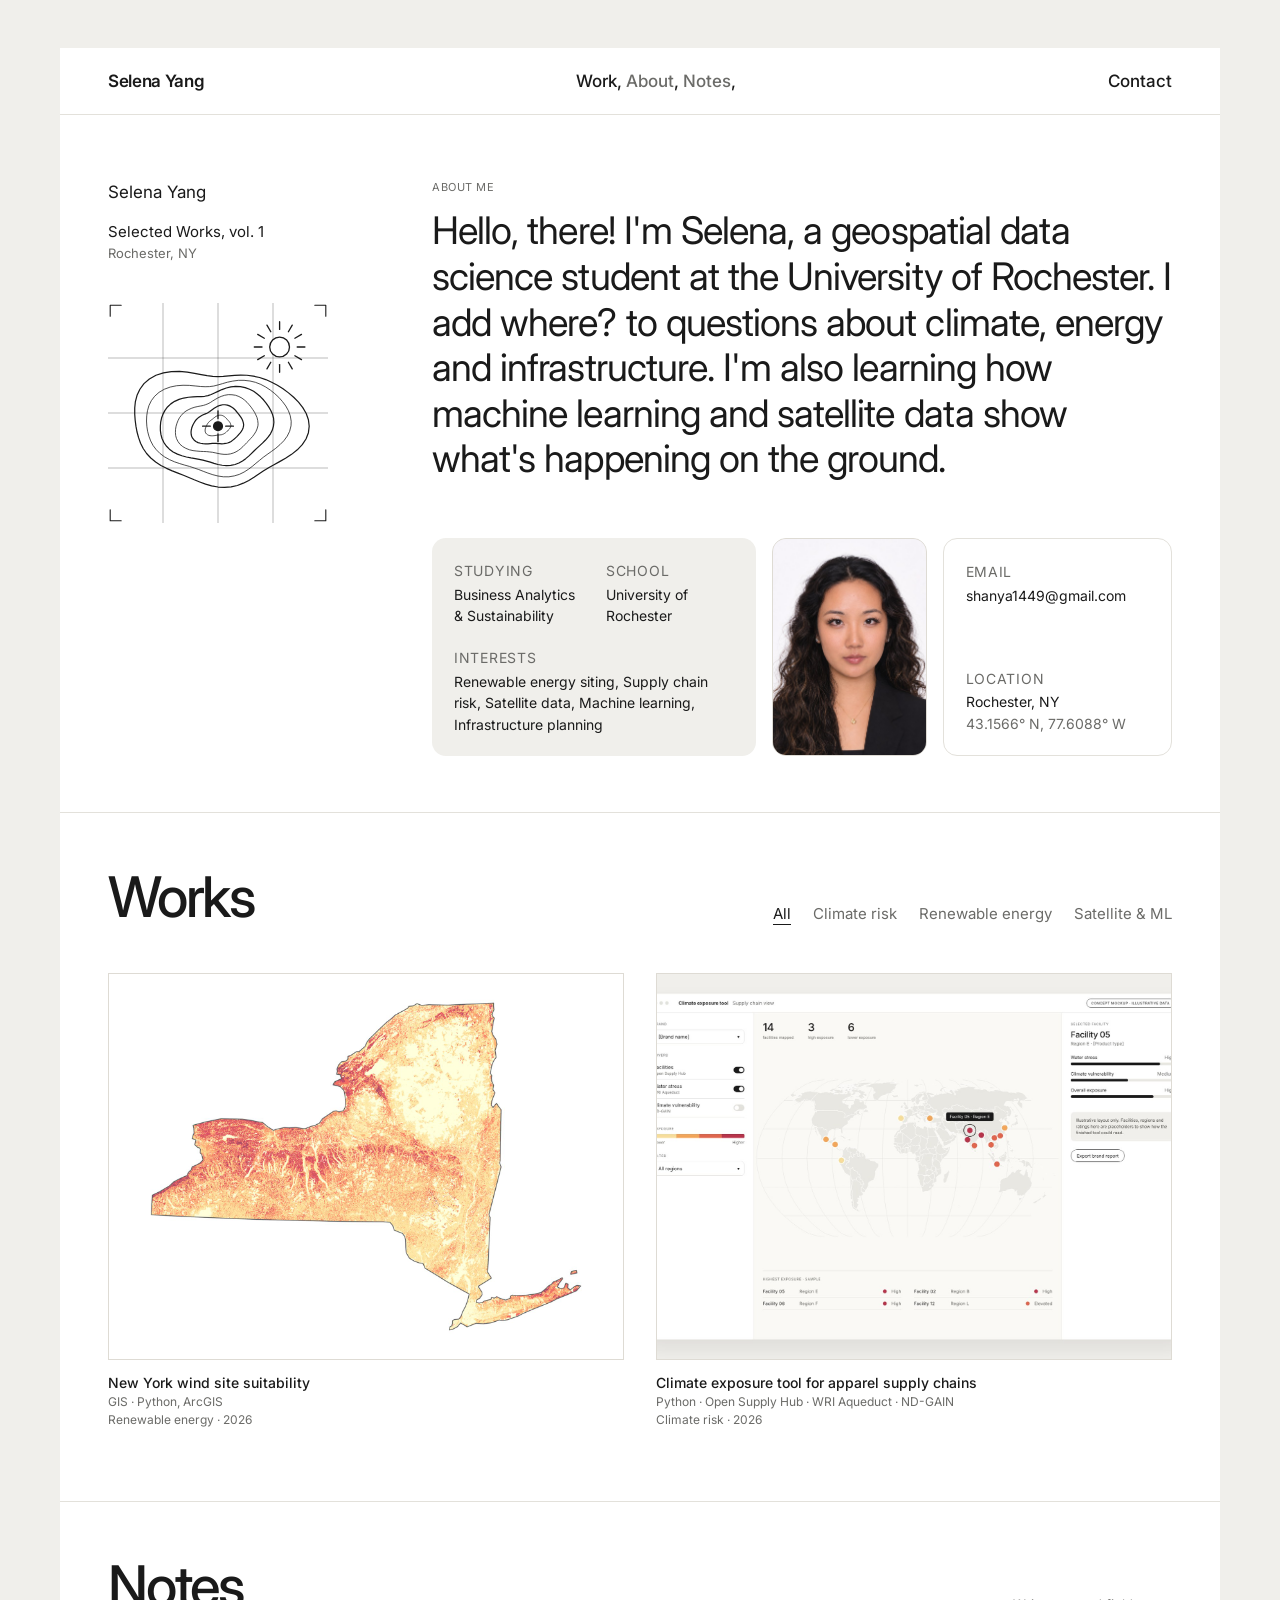
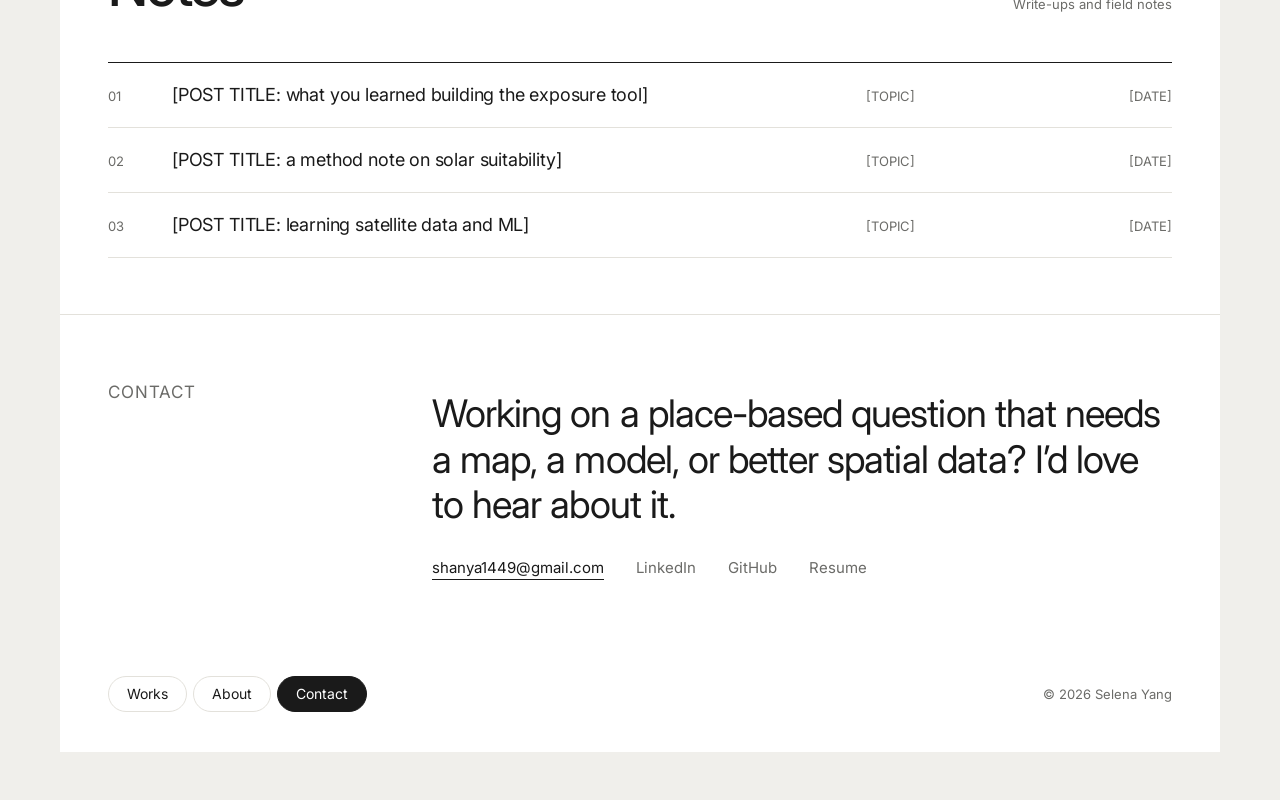
<file: index.html>
<!doctype html>
<html lang="en">
<head>
<meta charset="utf-8">
<meta name="viewport" content="width=device-width, initial-scale=1">
<title>Selena</title>
<link rel="preconnect" href="https://fonts.googleapis.com">
<link rel="stylesheet" href="https://fonts.googleapis.com/css2?family=Inter:wght@400;500;600&display=swap">
<link rel="stylesheet" href="style.css">
</head>
<body>
<div class="page">
  <header class="nav">
    <a class="brand" href="#top" id="brand"></a>
    <nav><a href="#works">Work</a>, <a href="#about">About</a>, <a href="#notes">Notes</a>,</nav>
    <a href="#contact">Contact</a>
  </header>

  <section id="top" class="intro">
    <div class="intro-left">
      <div id="name"></div>
      <div class="sub">Selected Works, vol. 1</div>
      <div class="muted small" id="location"></div>
      <svg class="mark" viewBox="0 0 200 200" fill="none" stroke="currentColor" stroke-linecap="round" stroke-linejoin="round" role="img" aria-label="Line drawing of topographic contour lines with a location crosshair and a sun">
<g stroke-width=".6" opacity=".45"><path d="M0 50H200M0 100H200M0 150H200M50 0V200M100 0V200M150 0V200"/></g>
<g><path d="M182.9 112.0 L182.2 117.9 L180.0 123.6 L176.6 128.8 L172.1 133.5 L166.9 137.6 L161.4 141.1 L156.0 144.2 L150.9 147.0 L146.0 149.7 L141.5 152.6 L137.1 155.5 L132.7 158.4 L128.0 161.3 L123.0 163.8 L117.6 165.9 L111.9 167.2 L105.9 167.6 L100.0 167.3 L94.2 166.2 L88.7 164.7 L83.4 162.7 L78.4 160.7 L73.5 158.6 L68.6 156.6 L63.6 154.7 L58.4 152.6 L53.2 150.3 L48.1 147.7 L43.3 144.6 L38.9 140.9 L35.1 136.8 L32.0 132.3 L29.6 127.5 L27.8 122.4 L26.4 117.3 L25.4 112.0 L24.7 106.6 L24.3 101.1 L24.3 95.4 L24.9 89.6 L26.4 83.9 L29.0 78.4 L32.7 73.3 L37.6 69.1 L43.6 65.7 L50.4 63.5 L57.6 62.4 L65.0 62.2 L72.1 62.9 L78.7 63.9 L84.7 65.1 L90.1 66.1 L95.2 66.7 L100.0 66.9 L104.8 66.7 L109.8 66.3 L115.1 65.8 L120.6 65.6 L126.3 65.7 L132.1 66.5 L137.8 67.7 L143.4 69.6 L148.8 72.0 L154.0 74.8 L159.1 78.0 L164.1 81.7 L168.8 85.7 L173.2 90.1 L177.1 95.1 L180.2 100.4 L182.2 106.1Z" stroke-width="1.1"/><path d="M166.3 112.0 L165.1 116.7 L162.9 121.1 L159.9 125.2 L156.3 128.8 L152.5 132.1 L148.5 135.0 L144.7 137.7 L141.1 140.3 L137.8 143.0 L134.5 145.7 L131.2 148.5 L127.6 151.2 L123.7 153.7 L119.4 155.8 L114.8 157.2 L109.9 158.0 L104.9 158.0 L100.0 157.3 L95.3 156.1 L90.8 154.6 L86.6 153.0 L82.5 151.4 L78.4 150.0 L74.2 148.6 L69.8 147.4 L65.2 146.0 L60.5 144.4 L55.9 142.4 L51.4 139.9 L47.4 136.9 L43.9 133.4 L41.0 129.6 L38.8 125.4 L37.2 121.1 L36.0 116.6 L35.3 112.0 L35.0 107.3 L35.2 102.6 L35.9 97.9 L37.2 93.3 L39.4 88.8 L42.4 84.8 L46.4 81.2 L51.2 78.4 L56.6 76.4 L62.4 75.2 L68.2 74.8 L73.9 74.9 L79.2 75.4 L84.0 75.9 L88.3 76.1 L92.3 76.0 L96.1 75.5 L100.0 74.5 L104.1 73.3 L108.6 72.0 L113.4 71.0 L118.5 70.3 L123.7 70.3 L129.0 70.9 L134.0 72.1 L138.9 74.0 L143.4 76.4 L147.6 79.2 L151.6 82.4 L155.3 85.8 L158.6 89.6 L161.6 93.6 L164.0 97.9 L165.7 102.5 L166.5 107.2Z" stroke-width="0.7"/><path d="M150.4 112.0 L149.4 115.5 L147.7 118.9 L145.5 122.0 L143.0 124.8 L140.4 127.4 L137.7 129.9 L135.2 132.2 L132.7 134.5 L130.3 136.9 L127.9 139.2 L125.2 141.5 L122.3 143.6 L119.0 145.5 L115.5 146.8 L111.6 147.6 L107.7 147.9 L103.8 147.5 L100.0 146.8 L96.4 145.8 L93.0 144.7 L89.6 143.7 L86.3 142.8 L82.9 142.1 L79.3 141.4 L75.4 140.8 L71.3 140.0 L67.2 138.9 L63.1 137.4 L59.2 135.4 L55.8 132.9 L53.0 130.0 L50.7 126.7 L49.1 123.2 L48.1 119.5 L47.6 115.8 L47.6 112.0 L47.9 108.3 L48.7 104.6 L50.0 101.0 L51.8 97.6 L54.1 94.5 L57.1 91.7 L60.6 89.4 L64.6 87.6 L68.8 86.4 L73.1 85.7 L77.3 85.4 L81.2 85.2 L84.7 85.1 L87.9 84.8 L90.9 84.2 L93.8 83.2 L96.8 81.8 L100.0 80.3 L103.6 78.7 L107.5 77.3 L111.7 76.3 L116.0 75.8 L120.4 76.0 L124.7 76.9 L128.7 78.4 L132.4 80.3 L135.7 82.7 L138.7 85.3 L141.5 88.2 L143.9 91.2 L146.1 94.4 L148.0 97.7 L149.5 101.1 L150.5 104.7 L150.8 108.4Z" stroke-width="1.1"/><path d="M136.2 112.0 L135.5 114.5 L134.4 117.0 L133.0 119.2 L131.4 121.4 L129.6 123.3 L127.9 125.2 L126.1 127.0 L124.4 128.8 L122.6 130.6 L120.8 132.3 L118.7 133.9 L116.4 135.3 L113.9 136.4 L111.2 137.2 L108.4 137.6 L105.5 137.6 L102.7 137.3 L100.0 136.8 L97.4 136.2 L94.9 135.7 L92.4 135.4 L89.7 135.1 L86.9 135.0 L83.9 134.9 L80.7 134.6 L77.3 134.2 L73.9 133.4 L70.7 132.1 L67.9 130.5 L65.4 128.4 L63.6 125.9 L62.3 123.3 L61.5 120.5 L61.3 117.6 L61.4 114.8 L61.9 112.0 L62.7 109.3 L63.7 106.8 L65.0 104.3 L66.7 102.1 L68.6 100.0 L70.9 98.2 L73.5 96.8 L76.2 95.6 L79.0 94.7 L81.7 94.1 L84.3 93.6 L86.7 93.1 L88.9 92.4 L90.9 91.6 L93.0 90.5 L95.1 89.1 L97.4 87.7 L100.0 86.2 L102.9 84.9 L106.0 83.9 L109.4 83.3 L112.7 83.4 L116.0 83.9 L119.0 85.0 L121.8 86.5 L124.2 88.3 L126.4 90.3 L128.3 92.5 L130.1 94.7 L131.7 97.0 L133.2 99.3 L134.4 101.7 L135.5 104.2 L136.1 106.8 L136.4 109.4Z" stroke-width="0.7"/><path d="M123.2 112.0 L122.8 113.6 L122.1 115.2 L121.2 116.7 L120.2 118.0 L119.1 119.3 L118.0 120.5 L116.9 121.7 L115.7 122.8 L114.5 123.9 L113.2 124.9 L111.9 125.9 L110.3 126.7 L108.7 127.3 L107.0 127.7 L105.2 127.9 L103.4 128.0 L101.7 127.9 L100.0 127.8 L98.3 127.7 L96.6 127.7 L94.9 127.7 L93.0 127.8 L90.9 128.0 L88.7 128.0 L86.4 127.9 L84.1 127.5 L81.9 126.9 L79.9 125.9 L78.2 124.5 L76.9 122.9 L76.0 121.2 L75.6 119.3 L75.5 117.4 L75.7 115.5 L76.1 113.7 L76.7 112.0 L77.4 110.4 L78.3 108.9 L79.2 107.4 L80.2 106.1 L81.4 104.9 L82.7 103.8 L84.1 102.9 L85.6 102.1 L87.1 101.4 L88.5 100.8 L89.9 100.2 L91.2 99.5 L92.5 98.7 L93.7 97.8 L95.0 96.8 L96.5 95.7 L98.1 94.7 L100.0 93.7 L102.0 93.0 L104.2 92.5 L106.4 92.5 L108.5 92.8 L110.5 93.5 L112.3 94.5 L114.0 95.7 L115.4 97.0 L116.6 98.4 L117.8 99.8 L118.9 101.2 L119.9 102.6 L120.9 104.0 L121.8 105.5 L122.5 107.1 L123.0 108.7 L123.3 110.3Z" stroke-width="1.1"/><path d="M111.6 112.0 L111.4 112.8 L111.0 113.6 L110.5 114.3 L110.0 115.0 L109.4 115.6 L108.8 116.2 L108.2 116.7 L107.6 117.3 L107.0 117.8 L106.4 118.3 L105.7 118.7 L105.0 119.1 L104.2 119.4 L103.4 119.7 L102.6 119.8 L101.7 119.9 L100.9 120.0 L100.0 120.1 L99.1 120.2 L98.2 120.3 L97.2 120.5 L96.2 120.6 L95.0 120.7 L93.9 120.7 L92.7 120.6 L91.5 120.3 L90.5 119.8 L89.6 119.1 L88.9 118.3 L88.5 117.4 L88.3 116.5 L88.3 115.5 L88.4 114.5 L88.7 113.6 L89.0 112.8 L89.3 112.0 L89.7 111.3 L90.0 110.6 L90.4 109.9 L90.8 109.3 L91.3 108.7 L91.8 108.1 L92.3 107.6 L92.9 107.1 L93.5 106.7 L94.1 106.2 L94.7 105.8 L95.3 105.3 L95.9 104.8 L96.6 104.3 L97.3 103.7 L98.1 103.1 L99.0 102.7 L100.0 102.3 L101.1 102.0 L102.2 102.0 L103.2 102.1 L104.3 102.4 L105.2 102.9 L106.0 103.4 L106.8 104.1 L107.4 104.7 L108.1 105.4 L108.6 106.1 L109.2 106.7 L109.8 107.4 L110.4 108.0 L110.9 108.8 L111.3 109.5 L111.5 110.3 L111.7 111.2Z" stroke-width="0.7"/></g>
<g stroke-width="1.2"><circle cx="100" cy="112" r="4" fill="currentColor"/><path d="M100 98V105M100 119V126M86 112H93M107 112H114"/></g>
<g stroke-width="1.2"><circle cx="156" cy="40" r="9" fill="#fff"/><path d="M172.0 40.0L179.0 40.0"/><path d="M169.9 48.0L175.9 51.5"/><path d="M164.0 53.9L167.5 59.9"/><path d="M156.0 56.0L156.0 63.0"/><path d="M148.0 53.9L144.5 59.9"/><path d="M142.1 48.0L136.1 51.5"/><path d="M140.0 40.0L133.0 40.0"/><path d="M142.1 32.0L136.1 28.5"/><path d="M148.0 26.1L144.5 20.1"/><path d="M156.0 24.0L156.0 17.0"/><path d="M164.0 26.1L167.5 20.1"/><path d="M169.9 32.0L175.9 28.5"/></g>
<g stroke-width="1"><path d="M2 2H12M2 2V12M198 2H188M198 2V12M2 198H12M2 198V188M198 198H188M198 198V188"/></g>
</svg>
    </div>
    <div class="intro-right" id="about">
      <div class="label">ABOUT ME</div>
      <p class="statement" id="intro"></p>
      <div class="info">
        <div class="card grey facts" id="facts"></div>
        <div class="portrait" id="portrait"></div>
        <div class="card outline" id="contact-card"></div>
      </div>
    </div>
  </section>

  <section id="works" class="works">
    <div class="works-head">
      <h2>Works</h2>
      <div class="filters" id="filters"></div>
    </div>
    <div class="masonry" id="grid"></div>
  </section>

  <section id="notes" class="notes">
    <div class="works-head"><h2>Notes</h2><span class="muted small">Write-ups and field notes</span></div>
    <div id="notes-list" class="rows"></div>
  </section>

  <footer id="contact" class="foot">
    <div class="intro">
      <div class="intro-left label">CONTACT</div>
      <div class="intro-right">
        <p class="statement" id="contact-text"></p>
        <div class="links" id="links"></div>
      </div>
    </div>
    <div class="foot-bottom">
      <div class="pills"><a href="#works">Works</a><a href="#about">About</a><a href="#contact" class="on">Contact</a></div>
      <span class="muted small">© <span id="year"></span> <span id="foot-name"></span></span>
    </div>
  </footer>
</div>
<script src="content.js"></script>
<script src="script.js"></script>
</body>
</html>
</file>
<file: style.css>
/* style.css - how the site LOOKS. Colors are at the top. */
:root{
  --page:#F0EFEB; --paper:#FFFFFF; --ink:#1A1A1A; --muted:#6B6B68;
  --line:#E3E1DB; --frame:#E9E7E2; --frame-line:#DEDBD4; --frame-text:#5E5E5B;
}
*{box-sizing:border-box}
body{margin:0;background:var(--page);color:var(--ink);font-family:Inter,"Helvetica Neue",Helvetica,Arial,sans-serif;line-height:1.55}
a{color:var(--ink);text-decoration:none}
a:hover{text-decoration:underline;text-underline-offset:3px}
.page{max-width:1160px;margin:48px auto;background:var(--paper)}
.muted{color:var(--muted)} .small{font-size:13px}
.label{font-size:11px;letter-spacing:.05em;color:var(--muted)}
.nav{display:flex;justify-content:space-between;align-items:center;flex-wrap:wrap;gap:12px;padding:20px 48px;border-bottom:1px solid var(--line);font-size:17px;font-weight:500}
.nav nav a{color:var(--muted)} .nav nav a:first-child{color:var(--ink)}
.brand{font-weight:600;letter-spacing:-.02em}
.intro{display:flex;flex-wrap:wrap;gap:40px 64px;padding:64px 48px 56px}
.intro-left{flex:0 0 260px;min-width:200px;font-size:17px}
.sub{margin-top:14px;font-size:15px}
.intro-right{flex:1 1 520px;min-width:0}
.statement{margin:12px 0 0;font-size:38px;line-height:1.2;letter-spacing:-.025em;max-width:780px}
.info{display:flex;flex-wrap:wrap;gap:16px;margin-top:56px}
.card{border-radius:14px;padding:20px 22px}
.grey{background:var(--page)} .outline{border:1px solid var(--line)}
.facts{flex:3 1 280px;display:grid;grid-template-columns:1fr 1fr;gap:18px 24px;align-content:start}
.facts div div{font-size:14px;margin-top:2px}
.portrait{flex:1 1 140px;min-height:200px;position:relative;border-radius:14px;overflow:hidden;background:var(--frame);border:1px solid var(--frame-line)}
.portrait img{position:absolute;inset:0;width:100%;height:100%;object-fit:cover;object-position:center top}
.outline{flex:2 1 200px;display:flex;flex-direction:column;gap:18px;justify-content:space-between}
.outline div div{font-size:14px;margin-top:2px}
.works,.notes{padding:56px 48px 24px;border-top:1px solid var(--line)}
.works-head{display:flex;justify-content:space-between;align-items:flex-end;flex-wrap:wrap;gap:20px;margin-bottom:48px}
h2{margin:0;font-weight:500;font-size:56px;line-height:1;letter-spacing:-.04em}
.filters{display:flex;flex-wrap:wrap;gap:6px 22px}
.filters button{font:inherit;font-size:15px;background:none;border:0;padding:0;cursor:pointer;color:var(--muted)}
.filters button.on{color:var(--ink);text-decoration:underline;text-underline-offset:5px}
.masonry{columns:2 320px;column-gap:32px}
.item{break-inside:avoid;margin:0 0 48px;display:block}
.frame{position:relative;width:100%;background:var(--frame);border:1px solid var(--frame-line);overflow:hidden}
.frame img{position:absolute;inset:0;width:100%;height:100%;object-fit:cover}
.ph{position:absolute;left:12px;bottom:10px;font-size:11px;color:var(--frame-text)}
.item h3{margin:12px 0 0;font-size:14px;font-weight:500}
.item p{margin:0;font-size:12px;line-height:1.5;color:var(--muted)}
.notes{padding-bottom:56px}
.rows{border-top:1px solid var(--ink)}
.row{display:grid;grid-template-columns:48px minmax(0,1fr) 170px 120px;gap:16px;align-items:baseline;padding:18px 0;border-bottom:1px solid var(--line)}
.row span{font-size:13px;color:var(--muted)} .row .t{font-size:18px;color:var(--ink);letter-spacing:-.01em}
.row .d{text-align:right}
.foot{border-top:1px solid var(--line);padding:0 0 40px}
.foot .intro{padding-bottom:0}
.links{display:flex;flex-wrap:wrap;gap:8px 32px;font-size:15px;margin-top:28px}
.links a:first-child{border-bottom:1px solid var(--ink)} .links a+a{color:var(--muted)}
.foot-bottom{display:flex;justify-content:space-between;align-items:center;flex-wrap:wrap;gap:16px;margin:96px 48px 0}
.pills{display:flex;gap:6px;flex-wrap:wrap}
.pills a{border:1px solid var(--line);border-radius:999px;padding:6px 18px;font-size:14px;text-decoration:none}
.pills a.on{background:var(--ink);color:#fff;border-color:var(--ink)}
@media (max-width:700px){
  .page{margin:0}.nav,.intro,.works,.notes{padding-left:20px;padding-right:20px}
  .statement{font-size:28px} h2{font-size:40px}
  .row{grid-template-columns:32px 1fr}.row .tp,.row .d{display:none}
  .foot-bottom{margin:64px 20px 0}
}
.mark{display:block;width:100%;max-width:220px;margin-top:40px;color:var(--ink)}

/* Pixel cursors: the arrow everywhere, the pointing hand on anything clickable.
   The two numbers after each file are the "hotspot" (the exact pixel that does the clicking). */
html,body{cursor:url(cursor-arrow.png) 2 2,auto}
a,button,[role="button"],.filters button,.pills a{cursor:url(cursor-hand.png) 12 8,pointer}
@media (hover:none){html,body,a,button{cursor:auto}}

/* ---- Project (case study) pages ---- */
.case{padding:40px 48px 24px}
.back{display:inline-block;margin-bottom:48px}
.case-top{display:flex;flex-wrap:wrap;gap:32px 64px;margin-bottom:48px}
.case-title{flex:1 1 380px;min-width:0;margin:0;font-weight:500;font-size:48px;line-height:1.08;letter-spacing:-.03em}
.case-meta{flex:1 1 380px;display:grid;grid-template-columns:repeat(2,minmax(0,1fr));gap:20px 40px;align-content:start}
.mv{font-size:14px;margin-top:2px}
.case-sum{font-size:28px;max-width:820px;margin:0 0 56px}
.hero{background:var(--frame);border:1px solid var(--frame-line);margin-bottom:56px}
.hero img,.fig img{display:block;width:100%;height:auto}
.sections{border-top:1px solid var(--ink)}
.sec{display:flex;flex-wrap:wrap;gap:12px 64px;padding:32px 0;border-bottom:1px solid var(--line)}
.sec-h{flex:0 0 260px;min-width:200px;margin:0;font-size:11px;font-weight:400;letter-spacing:.05em;text-transform:uppercase;color:var(--muted)}
.sec-b{flex:1 1 420px;min-width:0;max-width:680px}
.sec-b p{margin:0 0 14px;font-size:16px;line-height:1.65}
.figs{display:grid;grid-template-columns:repeat(auto-fit,minmax(320px,1fr));gap:24px;margin-top:56px}
.fig{background:var(--frame);border:1px solid var(--frame-line)}
figure{margin:0} figcaption{margin-top:10px}
@media (max-width:700px){.case{padding:28px 20px 16px}.case-title{font-size:34px}.case-sum{font-size:22px}}
</file>
